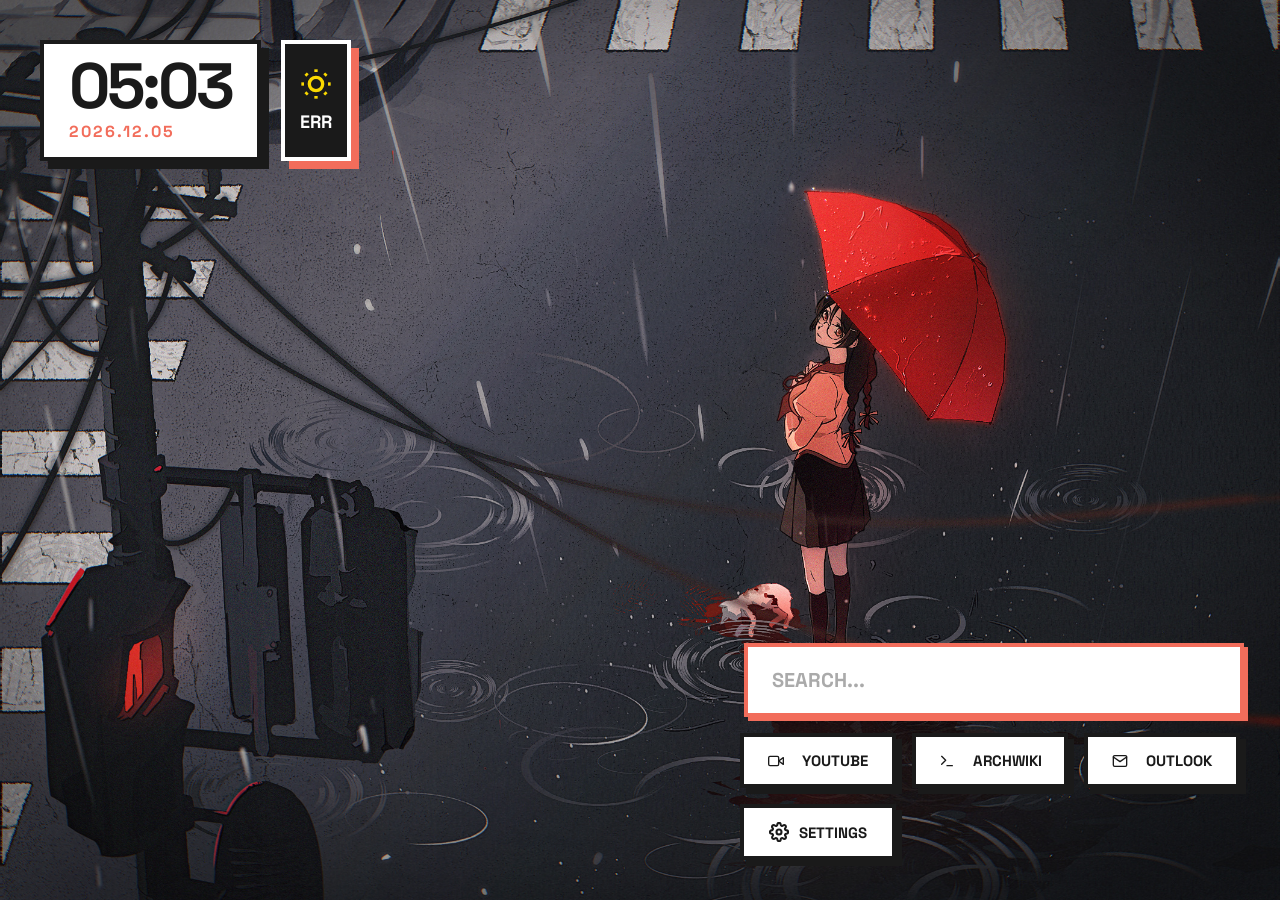
<file: index.html>
<!doctype html>
<html lang="en">
  <head>
    <meta charset="utf-8" />
    <meta name="viewport" content="width=device-width, initial-scale=1" />
    <title>Monogatari Start Page</title>
    <link rel="manifest" href="manifest.json" />
    <meta name="theme-color" content="#4c6a52" />
  </head>
  <body>
    <script src="js/index.js"></script>
  </body>
</html>
</file>
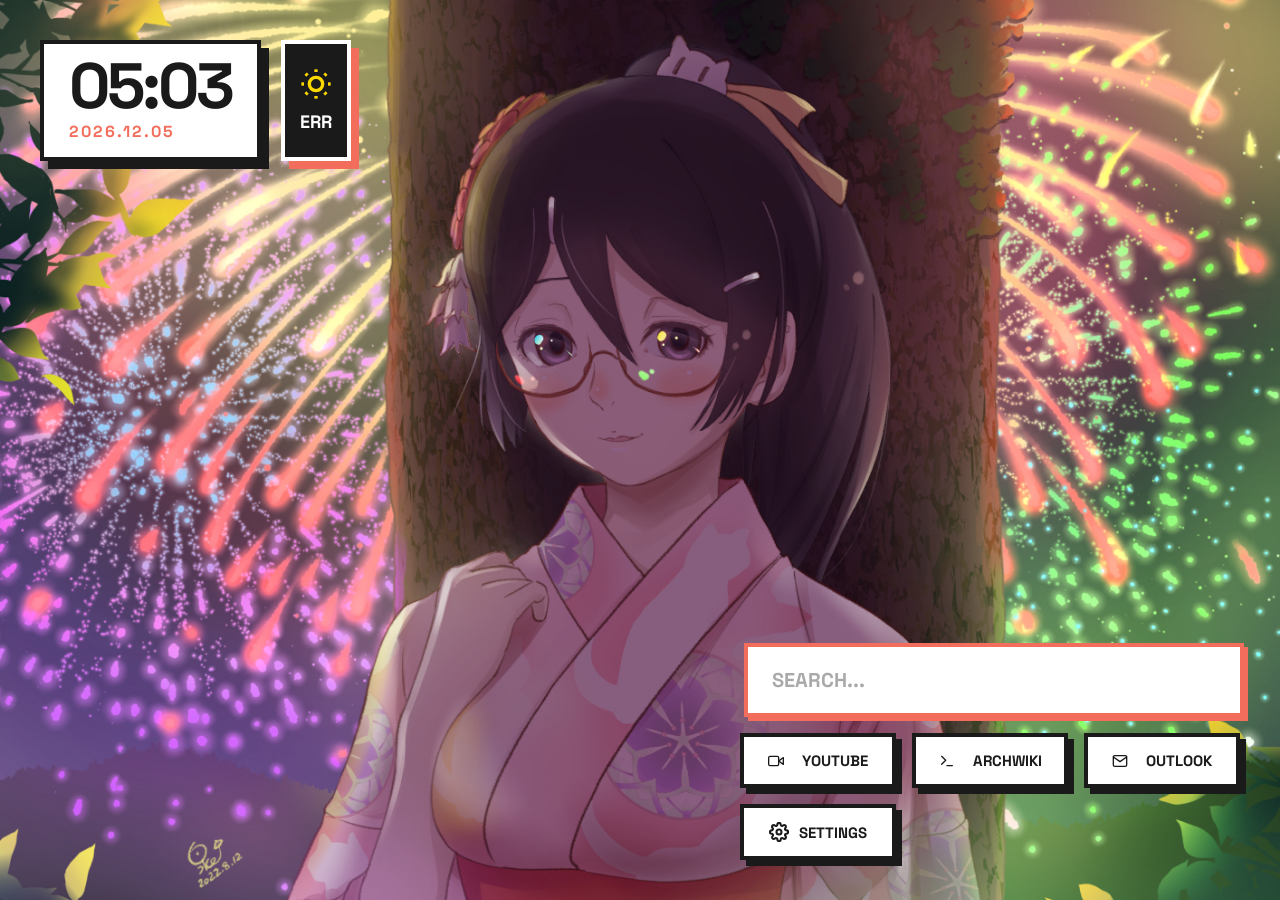
<file: themes/hanekawa.html>
<!doctype html>
<html lang="en">
  <head>
    <meta charset="utf-8" />
    <meta name="viewport" content="width=device-width, initial-scale=1" />
    <title>Hanekawa - Monogatari Start Page</title>
    <link rel="manifest" href="../manifest.json" />
    <meta name="theme-color" content="#4c6a52" />
    <link rel="preconnect" href="https://fonts.googleapis.com" />
    <link rel="preconnect" href="https://fonts.gstatic.com" crossorigin />
    <link
      href="https://fonts.googleapis.com/css2?family=Space+Grotesk:wght@500;700;900&display=swap"
      rel="stylesheet"
    />

    <style>
      :root {
        --art-black: #1a1a1a;
        --art-white: #ffffff;
        --art-orange: #f26d5b;
        --art-yellow: #f9d800;
        --ui-border: 4px solid var(--art-black);
      }

      * {
        box-sizing: border-box;
        margin: 0;
        padding: 0;
      }

      body {
        font-family: "Space Grotesk", sans-serif;
        color: var(--art-black);
        height: 100vh;
        overflow: hidden;
        background-size: cover;
        background-position: 50% 35%;
        background-repeat: no-repeat;
        transition: background-image 0.5s ease-in-out;
        -webkit-font-smoothing: antialiased;
        display: flex;
        flex-direction: column;
        justify-content: space-between;
        padding: 40px;
      }

      #flash-overlay {
        position: fixed;
        inset: 0;
        z-index: 9999;
        display: flex;
        justify-content: center;
        align-items: center;
        background-color: var(--art-black);
        color: var(--art-white);
        opacity: 1;
        pointer-events: none;
        transition: opacity 0.3s ease;
      }

      #flash-text {
        font-size: clamp(60px, 10vw, 120px);
        font-weight: 900;
        letter-spacing: -2px;
        text-transform: uppercase;
        background: var(--art-black);
        padding: 0 20px;
        border: 8px solid var(--art-white);
      }

      .top-left {
        align-self: flex-start;
        display: flex;
        gap: 20px;
      }

      .time-block {
        background: var(--art-white);
        border: var(--ui-border);
        padding: 15px 25px;
        box-shadow: 8px 8px 0 var(--art-black);
      }

      .time {
        font-size: 64px;
        font-weight: 900;
        line-height: 0.85;
        letter-spacing: -3px;
      }

      .date {
        font-size: 16px;
        font-weight: 700;
        text-transform: uppercase;
        color: var(--art-orange);
        margin-top: 8px;
        letter-spacing: 2px;
      }

      .weather {
        background: var(--art-black);
        color: var(--art-white);
        border: 4px solid var(--art-white);
        padding: 15px;
        display: flex;
        flex-direction: column;
        align-items: center;
        justify-content: center;
        gap: 5px;
        box-shadow: 8px 8px 0 var(--art-orange);
      }

      .weather svg {
        width: 32px;
        height: 32px;
        stroke: var(--art-yellow);
        stroke-width: 2.5;
        fill: none;
      }

      .weather-temp {
        font-size: 18px;
        font-weight: 900;
      }

      .bottom-right {
        align-self: flex-end;
        width: 100%;
        max-width: 500px;
        display: flex;
        flex-direction: column;
        gap: 20px;
      }

      .quote-box {
        align-self: flex-end;
        background: var(--art-black);
        color: var(--art-white);
        padding: 10px 20px;
        font-weight: 700;
        font-size: 16px;
        border-left: 8px solid var(--art-yellow);
        text-transform: uppercase;
        letter-spacing: 0.5px;
        opacity: 0;
        transform: translateY(10px);
        transition:
          opacity 0.4s cubic-bezier(0.4, 0, 0.2, 1),
          transform 0.4s cubic-bezier(0.4, 0, 0.2, 1);
        pointer-events: auto;
      }

      .quote-box:hover {
        opacity: 1;
        transform: translateY(0);
      }

      .search-wrapper {
        width: 100%;
      }

      .search {
        width: 100%;
        padding: 20px 24px;
        background: var(--art-white);
        border: var(--ui-border);
        color: var(--art-black);
        font-size: 20px;
        font-family: inherit;
        font-weight: 700;
        outline: none;
        box-shadow: 8px 8px 0 var(--art-black);
        transition: all 0.1s;
      }

      .search::placeholder {
        color: #aaa;
        font-weight: 700;
        text-transform: uppercase;
      }

      .search:focus {
        border-color: var(--art-orange);
        box-shadow: 4px 4px 0 var(--art-orange);
        transform: translate(4px, 4px);
      }

      .links {
        display: grid;
        grid-template-columns: repeat(auto-fit, minmax(140px, 1fr));
        gap: 16px;
      }

      .link {
        display: flex;
        align-items: center;
        justify-content: center;
        gap: 10px;
        padding: 14px;
        color: var(--art-black);
        text-decoration: none;
        font-size: 15px;
        font-weight: 900;
        text-transform: uppercase;
        background: var(--art-white);
        border: var(--ui-border);
        box-shadow: 6px 6px 0 var(--art-black);
        transition: all 0.1s;
      }

      .link:hover {
        background: var(--art-yellow);
        transform: translate(4px, 4px);
        box-shadow: 2px 2px 0 var(--art-black);
      }

      .link:nth-child(1):hover,
      .link:nth-child(3):hover {
        background: var(--art-orange);
        color: var(--art-white);
      }

      #settings-shell {
        display: contents;
      }

      .icon {
        width: 20px;
        height: 20px;
        stroke: currentColor;
        stroke-width: 2.5;
        fill: none;
      }
    </style>
  </head>
  <body>
    <div id="flash-overlay">
      <div id="flash-text">HAN E KA WA</div>
    </div>

    <div class="top-left">
      <div class="time-block">
        <div class="time" id="clock">00:00</div>
        <div class="date" id="date">YYYY.MM.DD</div>
      </div>
      <div class="weather" id="weather">
        <span id="wx-icon"></span>
        <span class="weather-temp" id="wx-temp">--°</span>
      </div>
    </div>

    <div class="bottom-right">
      <div class="quote-box">
        　「何でもは知らないわよ。<br />知ってることだけ」
      </div>
      <div class="search-wrapper">
        <input
          id="search"
          class="search"
          type="search"
          placeholder="Search..."
          autocomplete="off"
          autofocus
        />
      </div>

      <nav class="links" id="links">
        <a class="link" id="settings-btn" style="cursor: pointer">
          <svg class="icon" viewBox="0 0 24 24">
            <path d="M12 15a3 3 0 100-6 3 3 0 000 6z" />
            <path
              d="M19.4 15a1.65 1.65 0 00.33 1.82l.06.06a2 2 0 010 2.83 2 2 0 01-2.83 0l-.06-.06a1.65 1.65 0 00-1.82-.33 1.65 1.65 0 00-1 1.51V21a2 2 0 01-2 2 2 2 0 01-2-2v-.09A1.65 1.65 0 009 19.4a1.65 1.65 0 00-1.82.33l-.06.06a2 2 0 01-2.83 0 2 2 0 010-2.83l.06-.06a1.65 1.65 0 00.33-1.82 1.65 1.65 0 00-1.51-1H3a2 2 0 01-2-2 2 2 0 012-2h.09A1.65 1.65 0 004.6 9a1.65 1.65 0 00-.33-1.82l-.06-.06a2 2 0 010-2.83 2 2 0 012.83 0l.06.06a1.65 1.65 0 001.82.33H9a1.65 1.65 0 001-1.51V3a2 2 0 012-2 2 2 0 012 2v.09a1.65 1.65 0 001 1.51 1.65 1.65 0 001.82-.33l.06-.06a2 2 0 012.83 0 2 2 0 010 2.83l-.06.06a1.65 1.65 0 00-.33 1.82V9a1.65 1.65 0 001.51 1H21a2 2 0 012 2 2 2 0 01-2 2h-.09a1.65 1.65 0 00-1.51 1z"
            />
          </svg>
          <span>Settings</span>
        </a>
      </nav>
    </div>

    <script src="../js/core.js"></script>
    <script src="../js/settings.js"></script>
    <script src="../js/hanekawa.js"></script>
  </body>
</html>
</file>
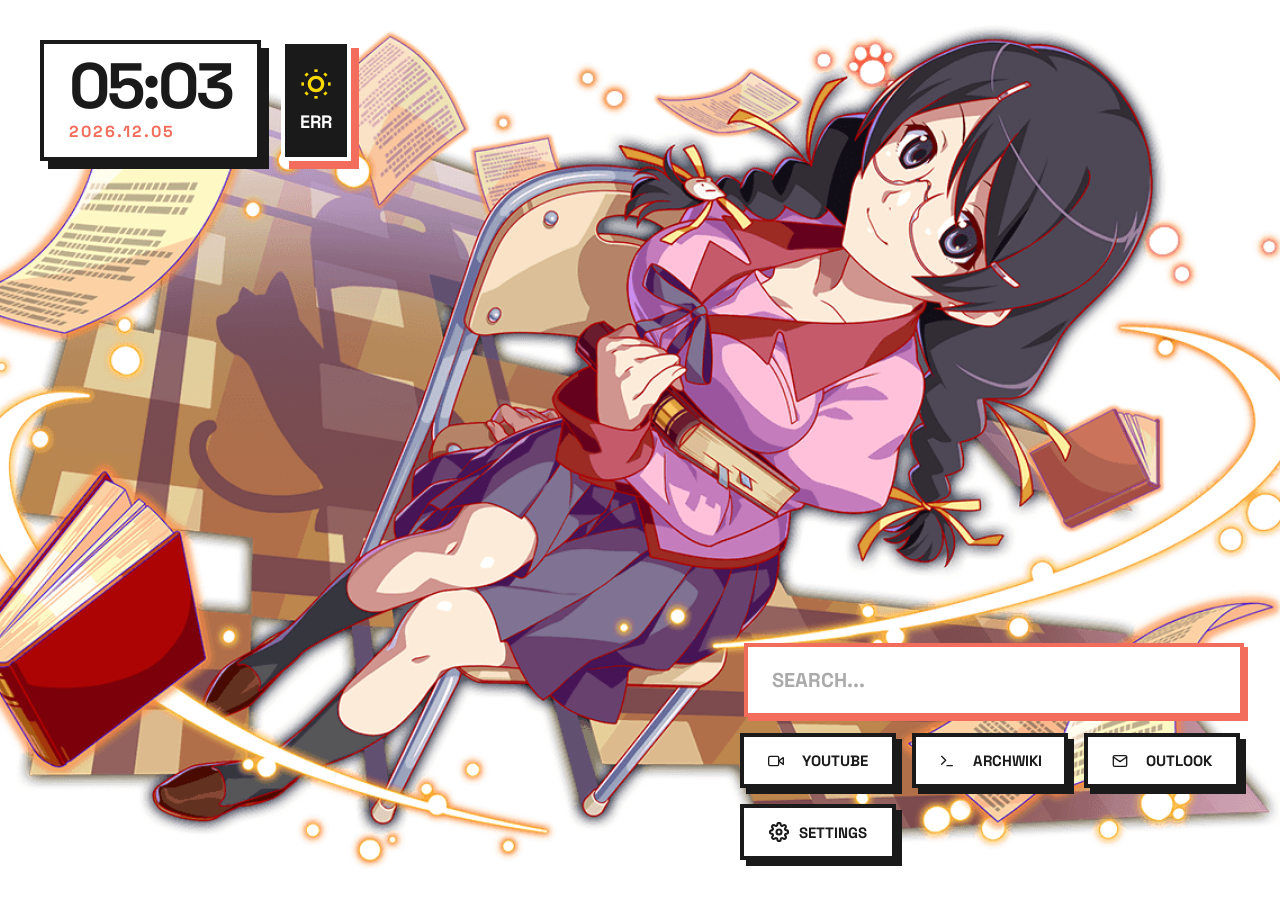
<file: themes/kanbaru.html>
<!doctype html>
<html lang="en">
  <head>
    <meta charset="utf-8" />
    <meta name="viewport" content="width=device-width, initial-scale=1" />
    <title>Kanbaru - Monogatari Start Page</title>
    <link rel="manifest" href="../manifest.json" />
    <meta name="theme-color" content="#f3722c" />
    <link rel="preconnect" href="https://fonts.googleapis.com" />
    <link rel="preconnect" href="https://fonts.gstatic.com" crossorigin />
    <link
      href="https://fonts.googleapis.com/css2?family=Montserrat:wght@400;600;900&display=swap"
      rel="stylesheet"
    />

    <script src="../js/theme-init.js"></script>

    <style>
      :root {
        --accent-color: #f3722c;
        --text-main: #ffffff;
        --text-muted: rgba(255, 255, 255, 0.6);
        --panel-bg: rgba(255, 255, 255, 0.05);
        --panel-border: rgba(255, 255, 255, 0.1);
        --panel-hover: rgba(255, 255, 255, 0.15);
        --bg-filter: none;
        --font-main: "Montserrat", sans-serif;
        --transition-speed: 0.3s;
      }

      [data-theme="dark"] {
        --accent-color: #d90429;
        --text-main: #e0e0e0;
        --text-muted: rgba(255, 255, 255, 0.4);
        --panel-bg: rgba(0, 0, 0, 0.6);
        --panel-border: rgba(217, 4, 41, 0.3);
        --panel-hover: rgba(217, 4, 41, 0.15);
        --bg-filter: grayscale(100%) brightness(30%) sepia(100%)
          hue-rotate(315deg) saturate(250%);
      }

      * {
        box-sizing: border-box;
        margin: 0;
        padding: 0;
      }

      body {
        font-family: var(--font-main);
        background-color: #000;
        color: var(--text-main);
        height: 100vh;
        overflow: hidden;
      }

      #bg-layer {
        position: absolute;
        inset: 0;
        background-image: url("../assets/images/suruga.png");
        background-size: cover;
        background-position: center;
        z-index: -1;
        transition: filter var(--transition-speed) ease;
        filter: var(--bg-filter);
      }

      .layout {
        display: flex;
        justify-content: flex-end;
        align-items: center;
        height: 100vh;
        padding: 40px 5vw;
      }

      .sidebar {
        width: 100%;
        max-width: 420px;
        display: flex;
        flex-direction: column;
        gap: 40px;
        z-index: 10;
      }

      .header-block {
        display: flex;
        flex-direction: column;
        gap: 5px;
      }

      .greeting {
        font-size: 0.85rem;
        font-weight: 600;
        text-transform: uppercase;
        letter-spacing: 2px;
        color: var(--accent-color);
      }

      .clock {
        font-size: 6rem;
        font-weight: 900;
        line-height: 0.9;
        letter-spacing: -2px;
      }

      .meta-data {
        display: flex;
        gap: 20px;
        font-size: 1rem;
        font-weight: 600;
        color: var(--text-muted);
        margin-top: 10px;
      }

      .meta-data span {
        display: flex;
        align-items: center;
        gap: 8px;
      }

      #weather {
        color: var(--text-main);
      }

      .search-container {
        position: relative;
        width: 100%;
      }

      .search-input {
        width: 100%;
        background: var(--panel-bg);
        border: 1px solid var(--panel-border);
        backdrop-filter: blur(10px);
        -webkit-backdrop-filter: blur(10px);
        padding: 20px 24px;
        font-family: var(--font-main);
        font-size: 1.1rem;
        font-weight: 600;
        color: var(--text-main);
        outline: none;
        border-radius: 8px;
        transition: all var(--transition-speed) ease;
      }

      .search-input::placeholder {
        color: var(--text-muted);
      }

      .search-input:focus {
        border-color: var(--accent-color);
        background: var(--panel-hover);
        box-shadow: 0 8px 32px rgba(0, 0, 0, 0.2);
      }

      .links-grid {
        display: grid;
        grid-template-columns: repeat(2, 1fr);
        gap: 12px;
      }

      .shortcut {
        display: flex;
        align-items: center;
        gap: 12px;
        padding: 16px;
        background: var(--panel-bg);
        border: 1px solid var(--panel-border);
        backdrop-filter: blur(10px);
        -webkit-backdrop-filter: blur(10px);
        border-radius: 8px;
        color: var(--text-main);
        text-decoration: none;
        font-size: 0.85rem;
        font-weight: 600;
        text-transform: uppercase;
        letter-spacing: 1px;
        transition: all 0.2s ease;
      }

      .shortcut svg {
        width: 20px;
        height: 20px;
        stroke: var(--accent-color);
        stroke-width: 2.5;
        fill: none;
        transition: stroke 0.2s ease;
      }

      .shortcut:hover {
        background: var(--panel-hover);
        border-color: var(--accent-color);
        transform: translateY(-2px);
      }

      .shortcut:hover svg {
        stroke: var(--text-main);
      }

      .btn-settings {
        position: fixed;
        bottom: 40px;
        right: 5vw;
        width: 50px;
        height: 50px;
        background: var(--panel-bg);
        border: 1px solid var(--panel-border);
        backdrop-filter: blur(10px);
        -webkit-backdrop-filter: blur(10px);
        border-radius: 50%;
        cursor: pointer;
        display: flex;
        align-items: center;
        justify-content: center;
        z-index: 100;
        transition: all 0.2s ease;
      }

      .btn-settings svg {
        width: 20px;
        height: 20px;
        stroke: var(--text-muted);
        stroke-width: 2.5;
        fill: none;
        transition: all 0.3s ease;
      }

      .btn-settings:hover {
        background: var(--panel-hover);
        border-color: var(--accent-color);
      }

      .btn-settings:hover svg {
        stroke: var(--accent-color);
        transform: rotate(90deg);
      }

      @media (max-width: 1024px) {
        .layout {
          justify-content: center;
          align-items: flex-end;
          padding-bottom: 100px;
        }
        .sidebar {
          max-width: 100%;
          background: linear-gradient(to top, rgba(0, 0, 0, 0.9), transparent);
          padding: 20px;
          border-radius: 12px;
        }
      }
    </style>
  </head>
  <body>
    <div id="bg-layer"></div>

    <main class="layout">
      <aside class="sidebar">
        <div class="header-block">
          <div class="greeting" id="greeting-box"></div>
          <div class="clock" id="clock">00:00</div>
          <div class="meta-data">
            <span id="date">YYYY.MM.DD</span>
            <span id="weather">--°C</span>
          </div>
        </div>

        <div class="search-container">
          <input
            id="search"
            class="search-input"
            type="search"
            placeholder="Search..."
            autocomplete="off"
            autofocus
          />
        </div>

        <nav class="links-grid" id="links"></nav>
      </aside>
    </main>

    <button class="btn-settings" aria-label="Settings">
      <svg viewBox="0 0 24 24">
        <circle cx="12" cy="12" r="3"></circle>
        <path
          d="M19.4 15a1.65 1.65 0 0 0 .33 1.82l.06.06a2 2 0 0 1-2.83 2.83l-.06-.06a1.65 1.65 0 0 0-1.82-.33 1.65 1.65 0 0 0-1 1.51V21a2 2 0 0 1-4 0v-.09A1.65 1.65 0 0 0 9 19.4a1.65 1.65 0 0 0-1.82.33l-.06.06a2 2 0 0 1-2.83-2.83l.06-.06A1.65 1.65 0 0 0 4.68 15a1.65 1.65 0 0 0-1.51-1H3a2 2 0 0 1 0-4h.09A1.65 1.65 0 0 0 4.6 9a1.65 1.65 0 0 0-.33-1.82l-.06-.06a2 2 0 0 1 2.83-2.83l.06.06A1.65 1.65 0 0 0 9 4.68a1.65 1.65 0 0 0 1-1.51V3a2 2 0 0 1 4 0v.09a1.65 1.65 0 0 0 1 1.51 1.65 1.65 0 0 0 1.82-.33l.06-.06a2 2 0 0 1 2.83 2.83l-.06.06A1.65 1.65 0 0 0 19.4 9a1.65 1.65 0 0 0 1.51 1H21a2 2 0 0 1 0 4h-.09a1.65 1.65 0 0 0-1.51 1z"
        ></path>
      </svg>
    </button>

    <script src="../js/core.js"></script>
    <script src="../js/settings.js"></script>
  </body>
</html>
</file>
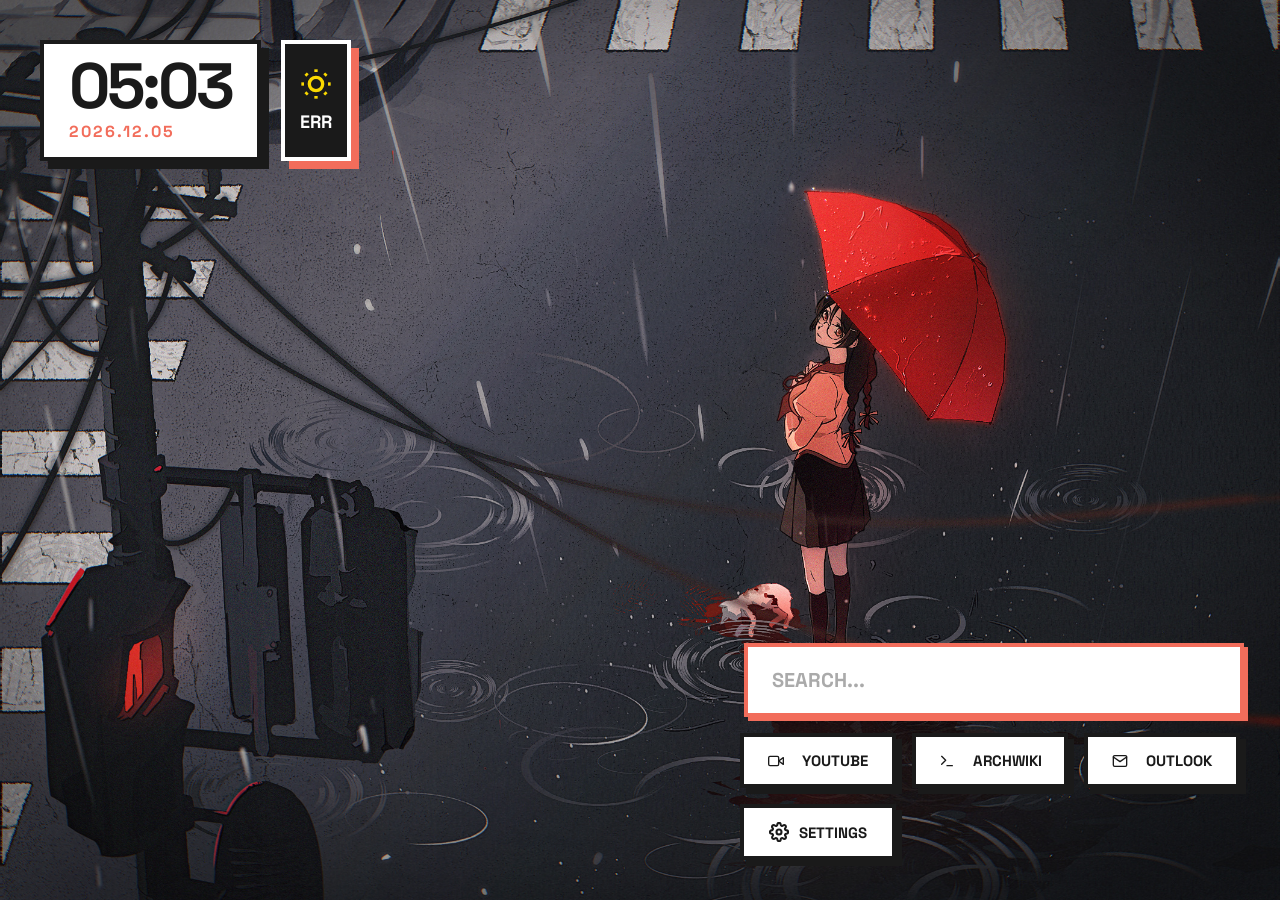
<file: themes/mayoi.html>
<!doctype html>
<html lang="en">
  <head>
    <meta charset="utf-8" />
    <meta name="viewport" content="width=device-width, initial-scale=1" />
    <title>Mayoi - Monogatari Start Page</title>
    <link rel="manifest" href="../manifest.json" />
    <meta name="theme-color" content="#ff6699" />
    <link rel="preconnect" href="https://fonts.googleapis.com" />
    <link rel="preconnect" href="https://fonts.gstatic.com" crossorigin />
    <script src="../js/theme-init.js"></script>
    <link
      href="https://fonts.googleapis.com/css2?family=Noto+Serif+JP:wght@400;700;900&family=Quicksand:wght@500;700;900&display=swap"
      rel="stylesheet"
    />

    <style>
      :root {
        --bg-image: url("../assets/images/mayoi.jpg");
        --bg-color: #fdfefc;
        --bg-real: #fdfbf7;
        --panel-bg: rgba(253, 251, 247, 0.85);
        --text-primary: #1a1a1a;
        --text-secondary: #000000;
        --brand-pink: #ff6699;
        --brand-mint: #20c997;
        --brand-yellow: #ffc107;
        --brand-red: #ff3333;
        --font-primary: "Quicksand", sans-serif;
        --panel-border: 5px solid #1a1a1a;
        --panel-shadow: 10px 10px 0px var(--brand-pink);
        --panel-radius-main: 40px;
        --panel-radius-alt: 20px 50px 30px 40px;
        --motion-curve: cubic-bezier(0.68, -0.55, 0.265, 1.55);
        --motion-duration: 0.4s;
        --tilt-1: -2deg;
        --tilt-2: 3deg;
        --tilt-hover: -5deg;
        --media-display: none;
        --dashboard-align: flex-start;
      }

      [data-theme="dark"] {
        --bg-image: none;
        --bg-color: #0a0c10;
        --panel-bg: rgba(15, 18, 25, 0.7);
        --text-primary: #f0f4f8;
        --text-secondary: #7ec13e;
        --brand-pink: #c92a2a;
        --brand-mint: #7ec13e;
        --brand-yellow: #f0f4f8;
        --brand-red: #c92a2a;
        --font-primary: "Noto Serif JP", serif;
        --panel-border: none;
        --panel-shadow: 8px 8px 0px rgba(0, 0, 0, 0.8);
        --panel-radius-main: 0px;
        --panel-radius-alt: 0px;
        --tilt-1: 0deg;
        --tilt-2: 0deg;
        --tilt-hover: 0deg;
        --media-display: block;
        --dashboard-align: flex-start;
      }

      * {
        box-sizing: border-box;
        margin: 0;
        padding: 0;
      }

      body {
        font-family: var(--font-primary);
        background-color: var(--bg-color);
        background-image: var(--bg-image);
        background-size: cover;
        background-position: center;
        background-attachment: fixed;
        color: var(--text-primary);
        height: 100vh;
        overflow: hidden;
        display: flex;
        align-items: center;
        justify-content: center;
        transition: background-color var(--motion-duration) linear;
      }

      .dashboard {
        display: flex;
        flex-direction: row;
        justify-content: var(--dashboard-align);
        gap: 40px;
        width: 100%;
        max-width: 1400px;
        height: 85vh;
        padding: 0 5vw;
        z-index: 10;
        position: relative;
      }

      .left-column {
        display: flex;
        flex-direction: column;
        gap: 40px;
        width: 450px;
        flex-shrink: 0;
        z-index: 2;
        transition: width var(--motion-duration) var(--motion-curve);
      }

      [data-theme="dark"] .left-column {
        width: 380px;
        gap: 30px;
      }

      .module {
        background: var(--panel-bg);
        border: var(--panel-border);
        box-shadow: var(--panel-shadow);
        backdrop-filter: blur(8px);
        transition: all var(--motion-duration) var(--motion-curve);
        position: relative;
      }

      .nametag-module {
        border-radius: var(--panel-radius-alt);
        padding: 40px;
        transform: rotate(var(--tilt-1));
        display: flex;
        flex-direction: column;
        justify-content: center;
      }

      [data-theme="dark"] .nametag-module {
        padding: 30px;
      }

      .stutter-wrapper {
        display: inline-flex;
        font-size: 16px;
        font-weight: 900;
        text-transform: uppercase;
        letter-spacing: 2px;
        color: var(--text-secondary);
        margin-bottom: 10px;
      }

      [data-theme="dark"] .stutter-wrapper {
        font-size: 13px;
      }

      .stutter-char {
        display: inline-block;
        transition: transform 0.1s;
      }

      .nametag-module:hover .stutter-char {
        animation: stutterBounce 0.3s infinite steps(2);
      }

      .nametag-module:hover .stutter-char:nth-child(even) {
        animation-duration: 0.2s;
        animation-direction: reverse;
      }

      @keyframes stutterBounce {
        0% {
          transform: translateY(0) rotate(0deg);
        }
        50% {
          transform: translateY(-4px) rotate(5deg);
        }
        100% {
          transform: translateY(2px) rotate(-5deg);
        }
      }

      .clock {
        font-size: clamp(70px, 6vw, 110px);
        font-weight: 900;
        line-height: 0.85;
        letter-spacing: -3px;
        color: var(--text-primary);
      }

      [data-theme="dark"] .clock {
        font-size: clamp(55px, 5vw, 85px);
      }

      .meta-data {
        display: flex;
        gap: 15px;
        margin-top: 20px;
        font-size: 18px;
        font-weight: 700;
      }

      [data-theme="dark"] .meta-data {
        font-size: 15px;
        margin-top: 15px;
      }

      .badge {
        background: var(--brand-mint);
        color: #1a1a1a;
        padding: 4px 12px;
        border-radius: 20px;
        border: 3px solid #1a1a1a;
        font-weight: 900;
      }

      [data-theme="dark"] .badge {
        background: var(--brand-red);
        color: #fff;
        border: none;
        border-radius: 0;
        letter-spacing: 1px;
        padding: 2px 8px;
      }

      .interaction-module {
        display: flex;
        flex-direction: column;
        gap: 20px;
      }

      .search-input {
        width: 100%;
        padding: 24px;
        background: var(--brand-yellow);
        border: var(--panel-border);
        border-radius: var(--panel-radius-main);
        box-shadow: 6px 6px 0px var(--text-primary);
        font-family: var(--font-primary);
        font-size: 20px;
        font-weight: 900;
        color: #1a1a1a;
        outline: none;
        transform: rotate(var(--tilt-2));
        transition: all var(--motion-duration) var(--motion-curve);
      }

      .search-input::placeholder {
        color: #1a1a1a;
        opacity: 0.7;
      }

      .search-input:focus {
        transform: translateY(-5px) rotate(0deg) scale(1.02);
        box-shadow: 12px 12px 0px var(--brand-pink);
        background: #fff;
      }

      [data-theme="dark"] .search-input {
        background: rgba(10, 12, 16, 0.8);
        color: var(--text-primary);
        box-shadow: 6px 6px 0px rgba(0, 0, 0, 0.8);
        font-weight: 400;
        letter-spacing: 1px;
        padding: 16px 20px;
        font-size: 16px;
      }

      [data-theme="dark"] .search-input::placeholder {
        color: rgba(255, 255, 255, 0.3);
      }

      [data-theme="dark"] .search-input:focus {
        background: #11151c;
        box-shadow: 8px 8px 0px rgba(0, 0, 0, 0.9);
        transform: translate(-2px, -2px);
      }

      .links-grid {
        display: grid;
        grid-template-columns: repeat(2, 1fr);
        gap: 16px;
        margin-top: 10px;
      }

      .shortcut {
        display: flex;
        align-items: center;
        gap: 12px;
        padding: 16px 20px;
        background: var(--panel-bg);
        border: var(--panel-border);
        border-radius: 20px;
        box-shadow: 4px 4px 0px var(--brand-pink);
        color: var(--text-primary);
        text-decoration: none;
        font-size: 15px;
        font-weight: 900;
        text-transform: uppercase;
        transition: all var(--motion-duration) var(--motion-curve);
      }

      body:not([data-theme="dark"]) .shortcut:nth-child(odd) {
        transform: rotate(-3deg);
      }
      body:not([data-theme="dark"]) .shortcut:nth-child(even) {
        transform: rotate(2deg);
      }

      .shortcut:hover {
        background: var(--brand-pink);
        color: #fff;
        transform: translateY(-5px) rotate(var(--tilt-hover)) !important;
        box-shadow: 8px 8px 0px var(--text-primary);
      }

      [data-theme="dark"] .shortcut {
        border-radius: 0px;
        background: rgba(15, 18, 25, 0.9);
        box-shadow: 4px 4px 0px rgba(0, 0, 0, 0.8);
        font-weight: 700;
        letter-spacing: 1px;
        padding: 12px 16px;
        font-size: 13px;
      }

      [data-theme="dark"] .shortcut:hover {
        background: var(--brand-mint);
        color: #000;
        transform: translate(-2px, -2px) !important;
        box-shadow: 6px 6px 0px rgba(0, 0, 0, 0.9);
      }

      .shortcut svg {
        width: 22px;
        height: 22px;
        stroke: var(--text-primary);
        stroke-width: 3;
        fill: none;
        transition: stroke 0.2s;
      }

      [data-theme="dark"] .shortcut svg {
        width: 18px;
        height: 18px;
      }

      .shortcut:hover svg {
        stroke: #fff;
      }
      [data-theme="dark"] .shortcut:hover svg {
        stroke: #000;
      }

      .media-module {
        flex: 1;
        border-radius: var(--panel-radius-main);
        overflow: hidden;
        background: #000;
        display: var(--media-display);
        height: 100%;
        position: relative;
      }

      .shaft-typography {
        display: none;
      }

      [data-theme="dark"] .media-module {
        background: transparent;
        border: none;
        box-shadow: none;
        margin-left: 20px;
      }

      [data-theme="dark"] .shaft-typography {
        display: flex;
        position: absolute;
        inset: 0;
        z-index: 0;
        justify-content: space-between;
        align-items: center;
        padding: 0 5%;
        pointer-events: none;
      }

      [data-theme="dark"] .typo-left,
      [data-theme="dark"] .typo-right {
        font-size: 30vh;
        font-weight: 900;
        line-height: 1;
        color: rgba(201, 42, 42, 0.12);
        user-select: none;
      }

      [data-theme="dark"] .typo-right {
        color: rgba(126, 193, 62, 0.08);
        transform: translateY(20%);
      }

      [data-theme="dark"] .typo-left {
        transform: translateY(-20%);
      }

      /* REMOVED: The red/orange line overlay */
      /* [data-theme="dark"] .media-module::after has been removed */

      .media-asset {
        width: 100%;
        height: 100%;
        object-fit: cover;
        position: relative;
        z-index: 1;
      }

      [data-theme="dark"] .media-asset {
        -webkit-mask-image:
          linear-gradient(black, black), linear-gradient(black, black),
          linear-gradient(black, black);
        -webkit-mask-size:
          28% 75%,
          38% 100%,
          28% 65%;
        -webkit-mask-position:
          0% 15%,
          50% 0%,
          100% 35%;
        -webkit-mask-repeat: no-repeat;
        mask-image:
          linear-gradient(black, black), linear-gradient(black, black),
          linear-gradient(black, black);
        mask-size:
          28% 75%,
          38% 100%,
          28% 65%;
        mask-position:
          0% 15%,
          50% 0%,
          100% 35%;
        mask-repeat: no-repeat;
      }

      .btn-settings {
        position: fixed;
        bottom: 40px;
        right: 40px;
        width: 64px;
        height: 64px;
        background: var(--brand-mint);
        border: var(--panel-border, 5px solid #1a1a1a);
        border-radius: 50%;
        box-shadow: 6px 6px 0px var(--text-primary);
        cursor: pointer;
        display: flex;
        align-items: center;
        justify-content: center;
        z-index: 100;
        transition: all var(--motion-duration) var(--motion-curve);
      }

      .btn-settings svg {
        width: 28px;
        height: 28px;
        stroke: #1a1a1a;
        stroke-width: 3;
        fill: none;
        transition: transform 0.4s;
      }

      .btn-settings:hover {
        transform: scale(1.1) rotate(15deg);
        background: var(--brand-yellow);
      }

      .btn-settings:hover svg {
        transform: rotate(90deg);
      }

      [data-theme="dark"] .btn-settings {
        background: rgba(15, 18, 25, 0.9);
        border: none;
        border-radius: 0;
        box-shadow: 4px 4px 0px rgba(0, 0, 0, 0.8);
        width: 48px;
        height: 48px;
      }
      [data-theme="dark"] .btn-settings svg {
        stroke: var(--text-primary);
        width: 20px;
        height: 20px;
      }
      [data-theme="dark"] .btn-settings:hover {
        background: var(--brand-mint);
        transform: translate(-2px, -2px);
        box-shadow: 6px 6px 0px rgba(0, 0, 0, 0.9);
      }
      [data-theme="dark"] .btn-settings:hover svg {
        stroke: #000;
        transform: rotate(90deg);
      }

      @media (max-width: 1024px) {
        .dashboard {
          flex-direction: column;
          height: auto;
          overflow-y: auto;
          padding: 20px;
        }
        .left-column {
          width: 100%;
        }
        [data-theme="dark"] .left-column {
          width: 100%;
        }
        .media-module {
          height: 400px;
          margin-left: 0;
        }

        [data-theme="dark"] .media-asset {
          -webkit-mask-size:
            32% 80%,
            32% 100%,
            32% 90%;
          -webkit-mask-position:
            0% 10%,
            50% 0%,
            100% 10%;
        }
      }
    </style>
  </head>
  <body>
    <main class="dashboard">
      <div class="left-column">
        <div class="module nametag-module">
          <div class="stutter-wrapper" id="greeting-box"></div>
          <div class="clock" id="clock">00:00</div>
          <div class="meta-data">
            <div class="badge" id="weather">--°C</div>
            <div id="date">YYYY.MM.DD</div>
          </div>
        </div>

        <div class="interaction-module">
          <input
            id="search"
            class="search-input"
            type="search"
            placeholder="Search..."
            autocomplete="off"
            autofocus
          />
          <nav class="links-grid" id="links"></nav>
        </div>
      </div>

      <div class="module media-module">
        <div class="shaft-typography" aria-hidden="true"></div>
        <video
          class="media-asset"
          src="../assets/videos/mayoi.mp4"
          autoplay
          loop
          muted
          playsinline
        ></video>
      </div>
    </main>

    <button class="btn-settings" aria-label="Settings">
      <svg viewBox="0 0 24 24">
        <circle cx="12" cy="12" r="3"></circle>
        <path
          d="M19.4 15a1.65 1.65 0 0 0 .33 1.82l.06.06a2 2 0 0 1-2.83 2.83l-.06-.06a1.65 1.65 0 0 0-1.82-.33 1.65 1.65 0 0 0-1 1.51V21a2 2 0 0 1-2 2 2 2 0 0 1-2-2v-.09A1.65 1.65 0 0 0 9 19.4a1.65 1.65 0 0 0-1.82.33l-.06.06a2 2 0 0 1-2.83-2.83l.06-.06A1.65 1.65 0 0 0 4.68 15a1.65 1.65 0 0 0-1.51-1H3a2 2 0 0 1 0-4h.09A1.65 1.65 0 0 0 4.6 9a1.65 1.65 0 0 0-.33-1.82l-.06-.06a2 2 0 0 1 2.83-2.83l.06.06A1.65 1.65 0 0 0 9 4.68a1.65 1.65 0 0 0 1-1.51V3a2 2 0 0 1 4 0v.09a1.65 1.65 0 0 0 1 1.51 1.65 1.65 0 0 0 1.82-.33l.06-.06a2 2 0 0 1 2.83 2.83l-.06.06A1.65 1.65 0 0 0 19.4 9a1.65 1.65 0 0 0 1.51 1H21a2 2 0 0 1 0 4h-.09a1.65 1.65 0 0 0-1.51 1z"
        ></path>
      </svg>
    </button>

    <script src="../js/core.js"></script>
    <script src="../js/settings.js"></script>
  </body>
</html>
</file>
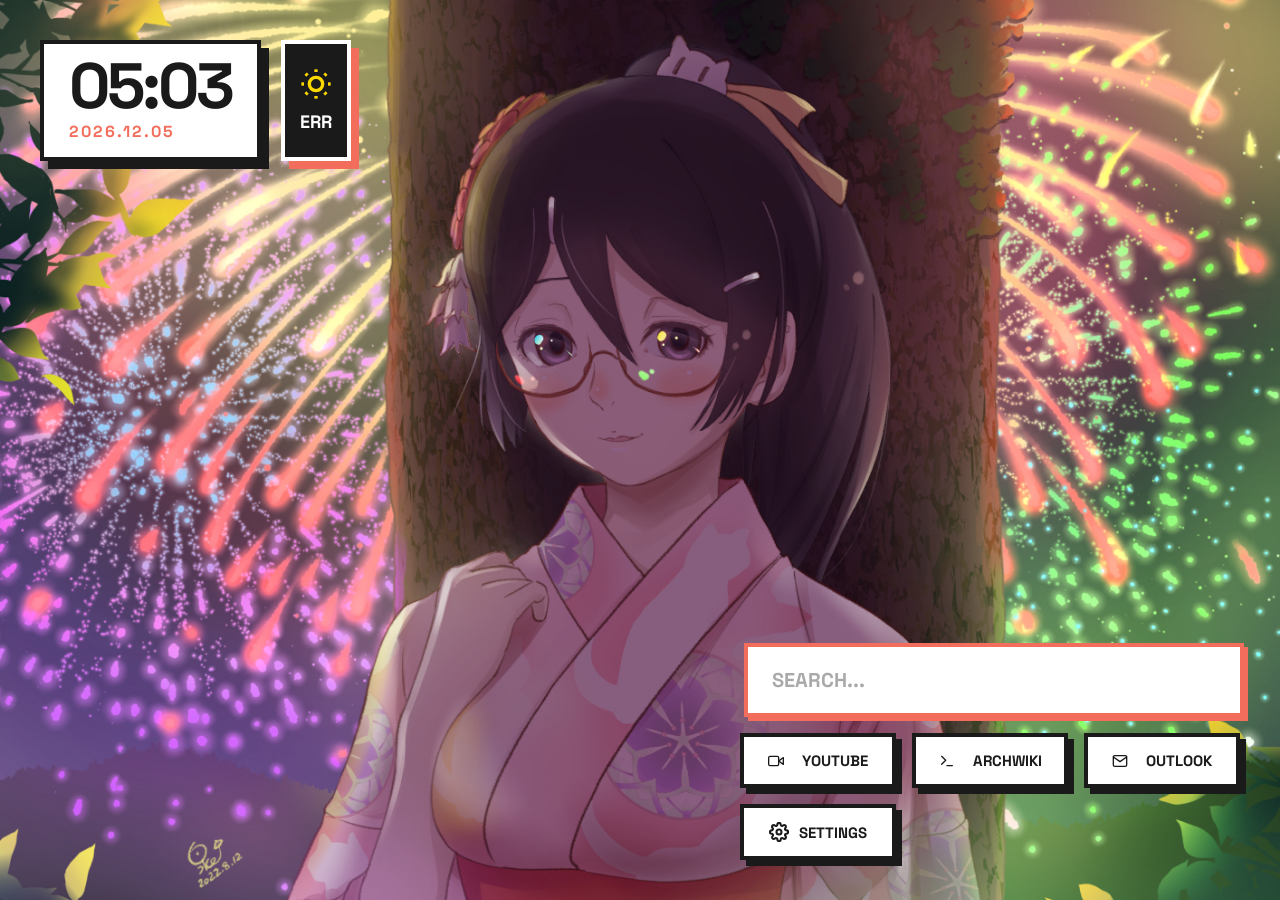
<file: themes/ougi.html>
<!doctype html>
<html lang="en">
  <head>
    <meta charset="utf-8" />
    <meta name="viewport" content="width=device-width, initial-scale=1" />
    <title>Ougi - Monogatari Start Page</title>
    <link rel="manifest" href="../manifest.json" />
    <meta name="theme-color" content="#000000" />
    <script src="../js/theme-init.js"></script>
    <link rel="preconnect" href="https://fonts.googleapis.com" />
    <link rel="preconnect" href="https://fonts.gstatic.com" crossorigin />
    <link
      href="https://fonts.googleapis.com/css2?family=Space+Grotesk:wght@400;700;900&display=swap"
      rel="stylesheet"
    />

    <style>
      :root {
        --bg-image: url("../assets/images/ougi_light.png");
        --bg-color: #d8d8d8;
        --text-primary: #000000;
        --text-inverse: #ffffff;
        --layout-justify: flex-end;
        --panel-align: flex-end;
        --text-align: right;
      }

      [data-theme="dark"] {
        --bg-image: url("../assets/images/ougi_dark.png");
        --bg-color: #111111;
        --text-primary: #ffffff;
        --text-inverse: #000000;
        --layout-justify: flex-start;
        --panel-align: flex-start;
        --text-align: left;
      }

      * {
        box-sizing: border-box;
        margin: 0;
        padding: 0;
      }

      body {
        font-family: "Space Grotesk", sans-serif;
        background-color: var(--bg-color);
        background-image: var(--bg-image);
        background-size: cover;
        background-position: center;
        background-attachment: fixed;
        color: var(--text-primary);
        height: 100vh;
        overflow: hidden;
        -webkit-font-smoothing: antialiased;
        transition: background-color 0s;
      }

      .layout {
        display: flex;
        justify-content: var(--layout-justify);
        align-items: center;
        width: 100%;
        height: 100%;
        padding: 40px 8vw;
      }

      .ui-panel {
        display: flex;
        flex-direction: column;
        align-items: var(--panel-align);
        text-align: var(--text-align);
        gap: 20px;
        width: 100%;
        max-width: 500px;
      }

      .time {
        font-size: clamp(80px, 8vw, 120px);
        font-weight: 900;
        line-height: 0.8;
        letter-spacing: -4px;
        color: var(--text-primary);
      }

      .meta-data {
        font-size: 18px;
        font-weight: 700;
        text-transform: uppercase;
        letter-spacing: 2px;
        display: flex;
        gap: 15px;
      }

      .greeting {
        background: var(--text-primary);
        color: var(--text-inverse);
        padding: 5px 15px;
        font-weight: 900;
        font-size: 14px;
        text-transform: uppercase;
        letter-spacing: 1px;
      }

      .search-wrapper {
        width: 100%;
        margin-top: 20px;
      }

      .search {
        width: 100%;
        background: transparent;
        border: none;
        border-bottom: 4px solid var(--text-primary);
        color: var(--text-primary);
        font-family: inherit;
        font-size: 24px;
        font-weight: 700;
        padding: 10px 0;
        outline: none;
        text-align: var(--text-align);
        transition: all 0.1s linear;
      }

      .search::placeholder {
        color: var(--text-primary);
        opacity: 0.3;
      }

      .search:focus {
        background: var(--text-primary);
        color: var(--text-inverse);
        padding: 10px 15px;
      }

      .search:focus::placeholder {
        color: var(--text-inverse);
        opacity: 0.5;
      }

      .links {
        display: grid;
        grid-template-columns: repeat(auto-fit, minmax(130px, 1fr));
        gap: 12px;
        width: 100%;
        margin-top: 10px;
      }

      .link {
        display: flex;
        align-items: center;
        gap: 10px;
        padding: 12px 16px;
        background: var(--text-primary);
        color: var(--text-inverse);
        text-decoration: none;
        font-size: 13px;
        font-weight: 900;
        text-transform: uppercase;
        letter-spacing: 1px;
        border: 2px solid var(--text-primary);
        transition:
          background 0.1s,
          color 0.1s;
      }

      .link:hover {
        background: transparent;
        color: var(--text-primary);
      }

      .link svg {
        width: 18px;
        height: 18px;
        stroke: currentColor;
        stroke-width: 2.5;
        fill: none;
      }

      .btn-settings {
        position: fixed;
        bottom: 40px;
        right: 40px;
        width: 50px;
        height: 50px;
        background: transparent;
        border: 2px solid var(--text-primary);
        cursor: pointer;
        display: flex;
        align-items: center;
        justify-content: center;
        z-index: 100;
        transition: all 0.1s;
      }

      [data-theme="dark"] .btn-settings {
        right: auto;
        left: 40px;
      }

      .btn-settings svg {
        width: 24px;
        height: 24px;
        stroke: var(--text-primary);
        stroke-width: 2;
        fill: none;
      }

      .btn-settings:hover {
        background: var(--text-primary);
      }

      .btn-settings:hover svg {
        stroke: var(--text-inverse);
      }

      #settings-shell {
        display: contents;
      }
    </style>
  </head>
  <body>
    <div class="layout">
      <div class="ui-panel">
        <div class="time" id="clock">00:00</div>

        <div class="meta-data">
          <span id="date">YYYY.MM.DD</span>
          <span>|</span>
          <span id="weather">--°C</span>
        </div>

        <div class="greeting" id="greeting">Hello</div>

        <div class="search-wrapper">
          <input
            id="search"
            class="search"
            type="search"
            placeholder="Search..."
            autocomplete="off"
            autofocus
          />
        </div>

        <nav class="links" id="links"></nav>
      </div>
    </div>

    <button class="btn-settings" aria-label="Settings">
      <svg viewBox="0 0 24 24">
        <circle cx="12" cy="12" r="3"></circle>
        <path
          d="M19.4 15a1.65 1.65 0 0 0 .33 1.82l.06.06a2 2 0 0 1-2.83 2.83l-.06-.06a1.65 1.65 0 0 0-1.82-.33 1.65 1.65 0 0 0-1 1.51V21a2 2 0 0 1-4 0v-.09A1.65 1.65 0 0 0 9 19.4a1.65 1.65 0 0 0-1.82.33l-.06.06a2 2 0 0 1-2.83-2.83l.06-.06A1.65 1.65 0 0 0 4.68 15a1.65 1.65 0 0 0-1.51-1H3a2 2 0 0 1 0-4h.09A1.65 1.65 0 0 0 4.6 9a1.65 1.65 0 0 0-.33-1.82l-.06-.06a2 2 0 0 1 2.83-2.83l.06.06A1.65 1.65 0 0 0 9 4.68a1.65 1.65 0 0 0 1-1.51V3a2 2 0 0 1 4 0v.09a1.65 1.65 0 0 0 1 1.51 1.65 1.65 0 0 0 1.82-.33l.06-.06a2 2 0 0 1 2.83 2.83l-.06.06A1.65 1.65 0 0 0 19.4 9a1.65 1.65 0 0 0 1.51 1H21a2 2 0 0 1 0 4h-.09a1.65 1.65 0 0 0-1.51 1z"
        ></path>
      </svg>
    </button>

    <script src="../js/core.js"></script>
    <script src="../js/settings.js"></script>
  </body>
</html>
</file>
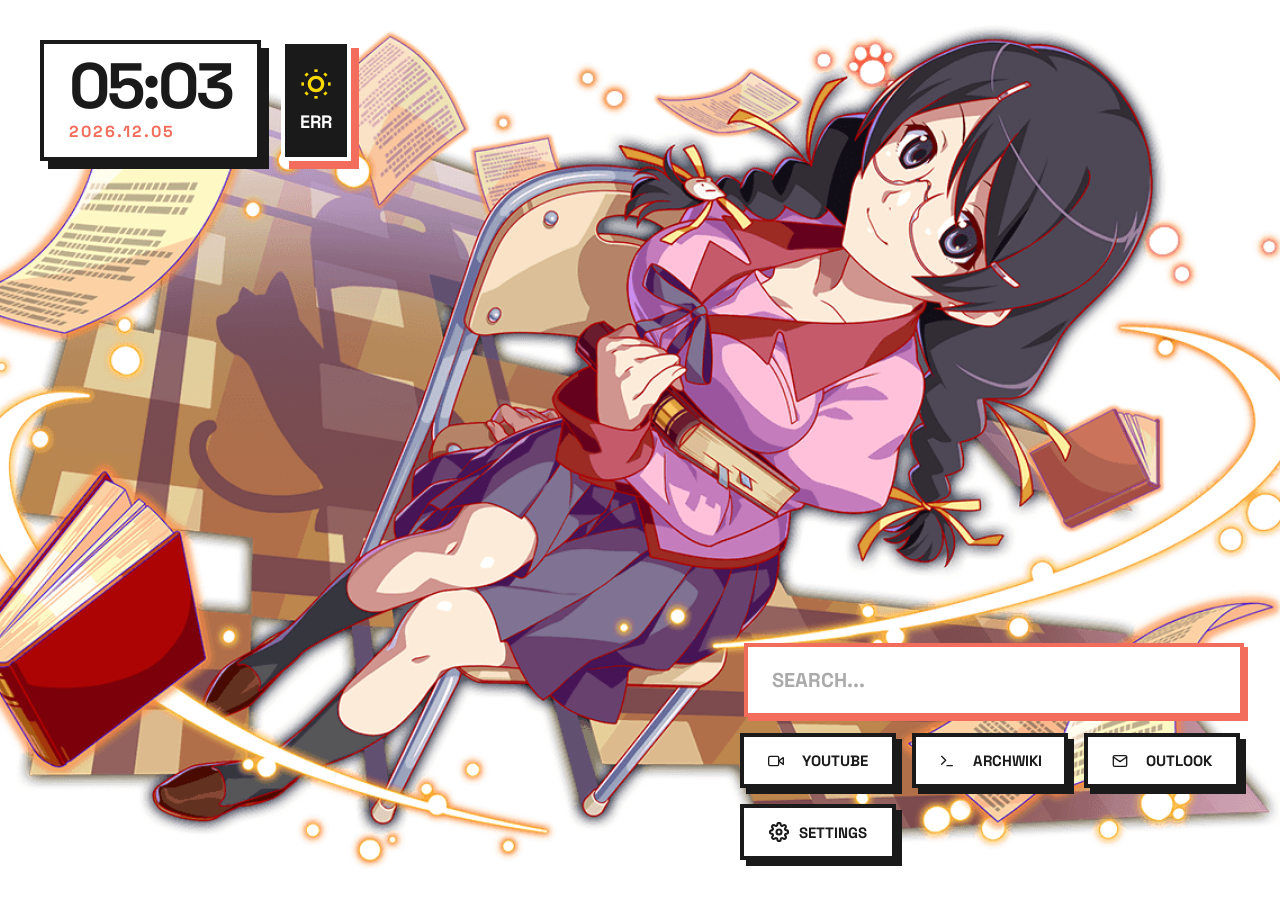
<file: themes/shinobu.html>
<!doctype html>
<html lang="en">
  <head>
    <meta charset="utf-8" />
    <meta name="viewport" content="width=device-width, initial-scale=1" />
    <title>Shinobu - Monogatari Start Page</title>
    <link rel="manifest" href="../manifest.json" />
    <meta name="theme-color" content="#8a0303" />
    <link rel="preconnect" href="https://fonts.googleapis.com" />
    <link rel="preconnect" href="https://fonts.gstatic.com" crossorigin />
    <link
      href="https://fonts.googleapis.com/css2?family=Montserrat:wght@300;400;600&family=Nunito:wght@400;700;900&family=Playfair+Display:ital,wght@0,400;0,700;1,400&display=swap"
      rel="stylesheet"
    />

    <style>
      :root {
        --accent-primary: #8a0303;
        --accent-secondary: #d4af37;
        --bg-color: #050505;
        --text-color: #f8f6f0;
        --bar-bg: rgba(5, 5, 5, 0.85);
        --font-main: "Montserrat", sans-serif;
        --font-display: "Playfair Display", serif;
        --time-weight: 700;
        --time-spacing: 2px;
        --time-size: 64px;
      }

      html[data-theme="light"] {
        --accent-primary: #e07a93;
        --accent-secondary: #f4c055;
        --bg-color: #faf5f5;
        --text-color: #4a3b32;
        --bar-bg: rgba(250, 245, 245, 0.85);
        --font-main: "Nunito", sans-serif;
        --font-display: "Nunito", sans-serif;
        --time-weight: 900;
        --time-spacing: 0px;
        --time-size: 68px;
      }

      * {
        box-sizing: border-box;
        margin: 0;
        padding: 0;
      }

      body {
        font-family: var(--font-main);
        color: var(--text-color);
        height: 100vh;
        overflow: hidden;
        background-color: var(--bg-color);
        -webkit-font-smoothing: antialiased;
        display: flex;
        flex-direction: column;
        justify-content: space-between;
      }

      .media-layer {
        position: fixed;
        inset: 0;
        z-index: -3;
        background-size: cover;
        background-position: center;
      }

      #night-media {
        background-image: url("../assets/images/kisshot.webp");
      }

      #day-media {
        background-image: url("../assets/images/shinobu.png");
      }

      html[data-theme="light"] #night-media,
      html[data-theme="light"] .vignette,
      html[data-theme="light"] #ember-container {
        display: none;
      }

      html:not([data-theme="light"]) #day-media,
      html:not([data-theme="light"]) #sparkle-container {
        display: none;
      }

      .vignette {
        position: fixed;
        inset: 0;
        z-index: -2;
        background: radial-gradient(
          circle at center,
          transparent 0%,
          rgba(5, 5, 5, 0.7) 100%
        );
        pointer-events: none;
      }

      #ember-container,
      #sparkle-container {
        position: fixed;
        inset: 0;
        z-index: -1;
        pointer-events: none;
        overflow: hidden;
      }

      .ember {
        position: absolute;
        bottom: -10px;
        background: var(--accent-primary);
        border-radius: 50%;
        opacity: 0;
        filter: blur(1px);
        animation: floatEmber linear infinite;
      }

      .sparkle {
        position: absolute;
        bottom: -10px;
        background: var(--accent-secondary);
        border-radius: 50%;
        opacity: 0;
        box-shadow: 0 0 8px var(--accent-secondary);
        animation: floatSparkle linear infinite;
      }

      @keyframes floatEmber {
        0% {
          transform: translateY(0) scale(1);
          opacity: 0;
        }
        20% {
          opacity: 0.8;
        }
        80% {
          opacity: 0.5;
        }
        100% {
          transform: translateY(-100vh) scale(0.2);
          opacity: 0;
        }
      }

      @keyframes floatSparkle {
        0% {
          transform: translateY(0) scale(0.5);
          opacity: 0;
        }
        20% {
          opacity: 0.9;
        }
        80% {
          opacity: 0.6;
        }
        100% {
          transform: translateY(-100vh) scale(1.5);
          opacity: 0;
        }
      }

      .cinematic-bar {
        position: relative;
        z-index: 10;
        width: 100%;
        height: 120px;
        background: var(--bar-bg);
        backdrop-filter: blur(10px);
        display: flex;
        align-items: center;
        padding: 0 60px;
        transition:
          background 0.3s ease,
          border-color 0.3s ease;
      }

      .cinematic-bar.top {
        justify-content: space-between;
        border-bottom: 1px solid var(--accent-secondary);
      }

      .cinematic-bar.bottom {
        justify-content: space-between;
        border-top: 1px solid var(--accent-primary);
      }

      .time-module {
        display: flex;
        align-items: baseline;
        gap: 15px;
      }

      .time {
        font-family: var(--font-display);
        font-size: var(--time-size);
        font-weight: var(--time-weight);
        letter-spacing: var(--time-spacing);
        color: var(--text-color);
        transition: color 0.3s ease;
      }

      .date {
        font-size: 14px;
        font-weight: 700;
        letter-spacing: 4px;
        text-transform: uppercase;
        color: var(--accent-secondary);
        transition: color 0.3s ease;
      }

      .weather-module {
        font-family: var(--font-display);
        font-size: 28px;
        font-style: italic;
        color: var(--text-color);
        letter-spacing: 1px;
        font-weight: var(--time-weight);
        transition: color 0.3s ease;
      }

      .nav-links {
        display: flex;
        gap: 40px;
      }

      .link {
        color: var(--text-color);
        text-decoration: none;
        font-size: 15px;
        font-weight: 700;
        letter-spacing: 3px;
        text-transform: uppercase;
        position: relative;
        padding: 10px 0;
        transition: color 0.4s ease;
      }

      .link::after {
        content: "";
        position: absolute;
        bottom: 0;
        left: 50%;
        width: 0;
        height: 2px;
        background: var(--accent-primary);
        transition: all 0.4s ease;
        transform: translateX(-50%);
      }

      .link:hover {
        color: var(--accent-secondary);
      }

      .link:hover::after {
        width: 100%;
        background: var(--accent-secondary);
      }

      .search-wrapper {
        position: relative;
        width: 300px;
      }

      .search {
        width: 100%;
        background: transparent;
        border: none;
        border-bottom: 2px solid var(--text-color);
        opacity: 0.5;
        padding: 10px 0;
        font-family: var(--font-main);
        font-size: 16px;
        font-weight: 700;
        letter-spacing: 2px;
        color: var(--text-color);
        outline: none;
        transition: all 0.4s ease;
      }

      #settings-shell {
        display: contents;
      }

      .search::placeholder {
        color: var(--text-color);
        text-transform: uppercase;
      }

      .search:focus {
        border-bottom-color: var(--accent-primary);
        color: var(--accent-secondary);
        opacity: 1;
      }
    </style>
    <script src="../js/theme-init.js"></script>
  </head>
  <body>
    <div id="night-media" class="media-layer"></div>
    <div id="day-media" class="media-layer"></div>

    <div class="vignette"></div>
    <div id="ember-container"></div>
    <div id="sparkle-container"></div>

    <div class="cinematic-bar top">
      <div class="time-module">
        <div class="time" id="clock">00:00</div>
        <div class="date" id="date">YYYY.MM.DD</div>
      </div>
      <div class="weather-module" id="weather">--°C</div>
    </div>

    <div class="cinematic-bar bottom">
      <nav class="nav-links" id="links"></nav>

      <div style="display: flex; align-items: center; gap: 20px">
        <div class="search-wrapper">
          <input
            id="search"
            class="search"
            type="search"
            placeholder="Search..."
            autocomplete="off"
            autofocus
          />
        </div>
        <button
          id="settings-btn"
          style="
            background: transparent;
            border: none;
            cursor: pointer;
            color: var(--text-color);
            transition: color 0.4s ease;
          "
        >
          <svg
            viewBox="0 0 24 24"
            style="
              width: 24px;
              height: 24px;
              fill: none;
              stroke: currentColor;
              stroke-width: 2;
              stroke-linecap: round;
              stroke-linejoin: round;
            "
          >
            <path
              d="M19.4 15a1.65 1.65 0 00.33 1.82l.06.06a2 2 0 010 2.83 2 2 0 01-2.83 0l-.06-.06a1.65 1.65 0 00-1.82-.33 1.65 1.65 0 00-1 1.51V21a2 2 0 01-2 2 2 2 0 01-2-2v-.09A1.65 1.65 0 009 19.4a1.65 1.65 0 00-1.82.33l-.06.06a2 2 0 01-2.83 0 2 2 0 010-2.83l.06-.06a1.65 1.65 0 00.33-1.82 1.65 1.65 0 00-1.51-1H3a2 2 0 01-2-2 2 2 0 012-2h.09A1.65 1.65 0 004.6 9a1.65 1.65 0 00-.33-1.82l-.06-.06a2 2 0 010-2.83 2 2 0 012.83 0l.06.06a1.65 1.65 0 001.82.33H9a1.65 1.65 0 001-1.51V3a2 2 0 012-2 2 2 0 012 2v.09a1.65 1.65 0 001 1.51 1.65 1.65 0 001.82-.33l.06-.06a2 2 0 012.83 0 2 2 0 010 2.83l-.06.06a1.65 1.65 0 00-.33 1.82V9a1.65 1.65 0 001.51 1H21a2 2 0 012 2 2 2 0 01-2 2h-.09a1.65 1.65 0 00-1.51 1z"
            ></path>
            <circle cx="12" cy="12" r="3"></circle>
          </svg>
        </button>
      </div>
    </div>

    <script src="../js/core.js"></script>
    <script src="../js/settings.js"></script>
    <script src="../js/shinobu.js"></script>
  </body>
</html>
</file>
